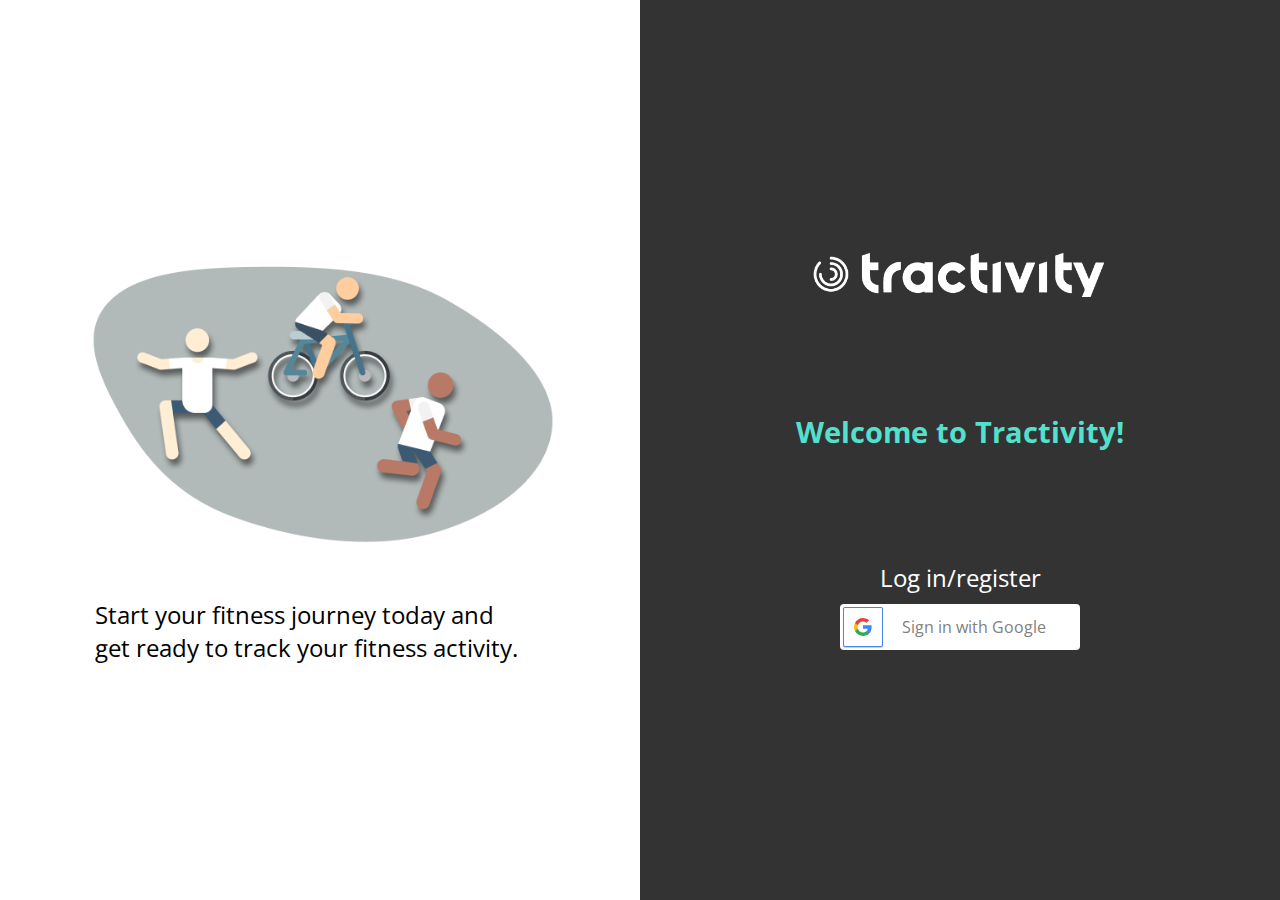
<file: public/splash.html>
<!DOCTYPE html>
<html lang="en">

<head>
	<meta charset="UTF-8">
	<meta name="viewport" content="width=device-width, initial-scale=1.0">
	<title>Splash page</title>

	<link rel="preconnect" href="https://fonts.gstatic.com">
	<link href="https://fonts.googleapis.com/css2?family=Open+Sans&display=swap" rel="stylesheet">
	<link href="https://fonts.googleapis.com/css2?family=Open+Sans:ital,wght@1,700;1,800&display=swap" rel="stylesheet">
	<link href="./reset.css" rel="stylesheet" type="text/css" />
	<link href="./css/splash.css" rel="stylesheet" type="text/css" />
</head>

<body>
	<main>
		<div class="tileContainer">
			<div class="tile whiteTile">
				<div class="imgContainer logoContainer">
					<img src="./images/header_image.png" alt="">
              <h1>Start your fitness journey today and <br> get ready to track your fitness activity.</h1>
              <!-- <h1>Start your fitness journey today and </h1>
              <h1>get ready to track your fitness activity.</h1> -->
              <!-- <p>Start your fitness hourney today and <br> 
              get ready to track your fitness activity.</p> -->
            </div>
            
        </div>
        <div class="tile blackTile">
            <div class="imgContainer welcomeContainer">
              <img src="./images/tractivity-logo-white.png" alt="">
            </div>
            <h1><strong> Welcome to Tractivity!</strong></h1>

            <label>Log in/register</label>
            <div class="login">
              <img src="./images/btn_google_dark_normal_ios.svg" alt="">
                <a href="auth/google" id = "login" >Sign in with Google</a>
            </div>
            </div>
            
        </div>
    </div>
    
  </main>

<!-- <a href="auth/google">
  <button>Start Login!</button>
</a> -->

  </main>
</body>
</html>


    <a href=""
</body>
</html>
</file>
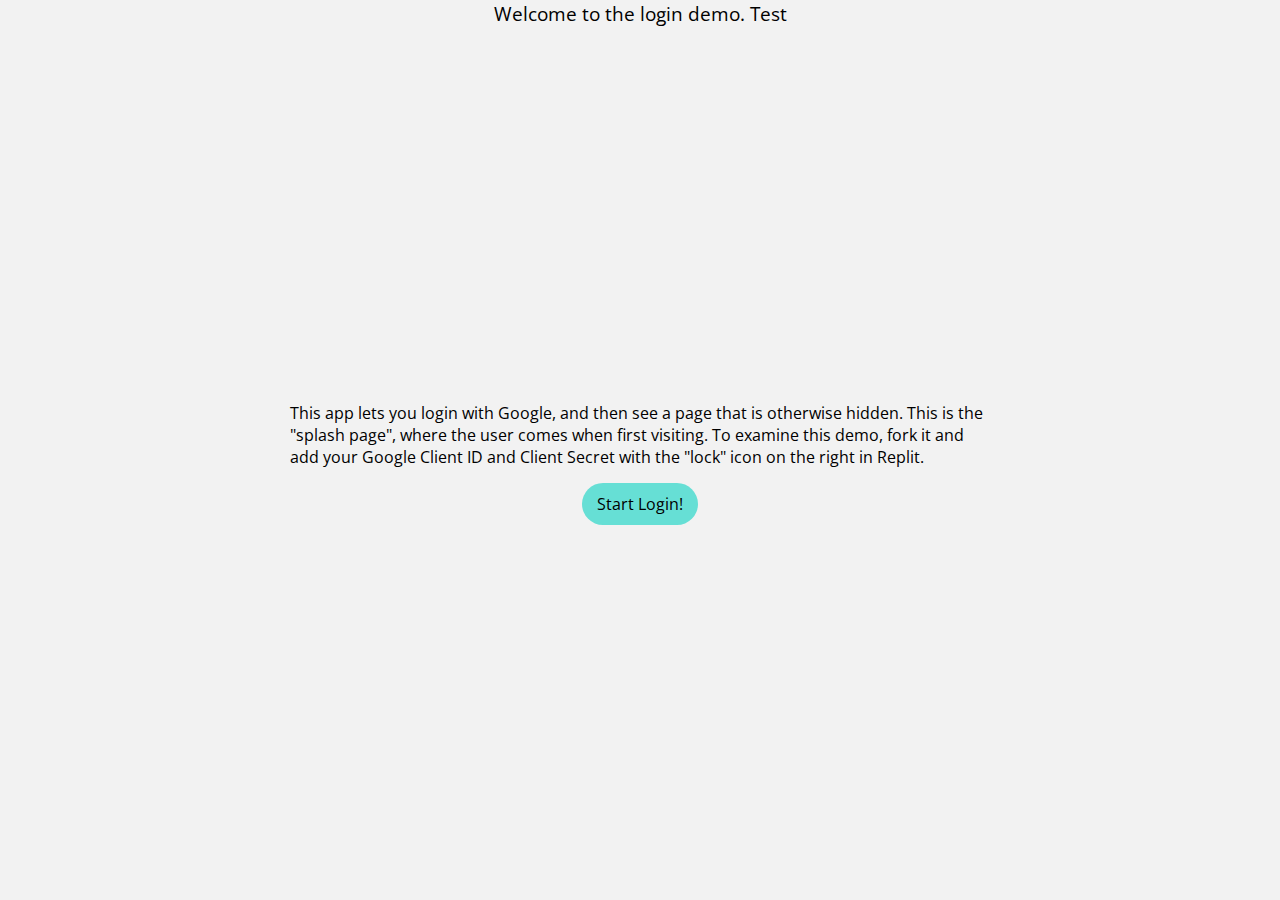
<file: public/splashDemo.html>
<!DOCTYPE html>
<html lang="en">
<head>
    <meta charset="UTF-8">
    <meta name="viewport" content="width=device-width, initial-scale=1.0">
    <title>Splash page</title>

    <link rel="preconnect" href="https://fonts.gstatic.com">
    <link href="https://fonts.googleapis.com/css2?family=Open+Sans&display=swap" rel="stylesheet">
    <link href="https://fonts.googleapis.com/css2?family=Open+Sans:ital,wght@1,700;1,800&display=swap" rel="stylesheet">
    <link href="./reset.css" rel="stylesheet" type="text/css" />
    <link href="./demo.css" rel="stylesheet" type="text/css" />
</head>
<body>
  <header>
    <h1>Welcome to the login demo. Test</h1>
  </header>
  <main>
    This app lets you login with Google, and then see a page that is otherwise hidden. This is the "splash page", where the user comes when first visiting. 
    To examine this demo, fork it and add your Google Client ID and Client Secret with the "lock" icon on the right in Replit.

<a href="auth/google">
  <button>Start Login!</button>
</a>

  </main>
</body>
</html>


    <a href=""
</body>
</html>
</file>
<file: public/css/splash.css>
html, body, main {
  height: 100%;
}

body {
  font-family: "Open Sans", sans-serif;
  background-color: #f2f2f2;
  min-width: 350px;
}

strong {
  font-weight: bold;
  color: #53e0cd;
}


/* Tile Container and Tile styling*/
.tileContainer {
    display: flex;
    flex-direction: row;
    height: 100%;
}

.tile {
    width: 50%;
    height: 100%;
    margin-left: auto;
    margin-right: auto;
    display: flex;
    flex-direction: column;
    align-items: center;
    justify-content: center;

}


.tile h1 {
  font-size: 1.8rem;
}

.blackTile > h1 {
  margin-top: 110px;
  margin-bottom: 110px;
}

.whiteTile {
    background-color: #fff;

}

.blackTile {
    background-color: #333333;
}


/* Image Styling and container Styling*/

.imgContainer > img {
  width: 100%;
}

.logoContainer {
  width: 500px;
}

.logoContainer> h1 {
  text-align: justify;
  font-size: 1.5rem;
  margin-top: 1.5rem;
  margin-left: auto;
  margin-right: auto;
  width: 450px;
}

.welcomeContainer {
  width: 300px;
}



label {
  color: #ffffff;
  font-size: 1.5rem;
  margin-bottom: 10px;
}

/* Styling for Google Sign In button */

.login {
  width: 240px;
  text-align: center;
  display: inline-flex;
  align-items: center;
  background-color: #ffffff;
  border-radius: 4px;
}

.login > img {
  margin-right: 16px;
}

.login > a {
  text-decoration: none;
  color: #808080;
}


/* Small desktop screen */
@media screen and (max-width: 1024px) {
  /* .imgContainer {
    width: 350px;
  } */

  .logoContainer {
    width: 325px;
  }

  .logoContainer > h1 {
    font-size: 1rem;
    width: 325px;
  }

  .blackTile > h1 {
    font-size: 1.5rem;
  }

  
  
  

}


/* Mobile/ Tablet styling */
@media screen and (max-width: 768px) {
  .tileContainer {
    flex-direction: column;
  }
  .tile {
    width: 100%;
  }
  .blackTile {
    height: 60%;
  }

   .blackTile > h1 {
    margin-top: 50px;
    margin-bottom: 50px;
    font-size: 1.2rem;
  }
  .whiteTile {
    height: 40%;
  }

  .welcomeContainer {
    width: 200px;
    margin-top: -80px;
  }

  .login {
    width: 200px;
  }

  .login > a {
    font-size: 1rem;
  }

  .login > img {
    margin-right: 5px;
  }

  label {
    font-size: 1.2rem;
  }

}

@media screen and (max-height: 850px) {
  .logoContainer {
    width: 250px;
  }



}
</file>
<file: public/demo.css>
body {
  font-family: "Open Sans", sans-serif;
  background-color: #f2f2f2;
  display: flex;
  flex-direction: column;
  align-items: center;
  min-height: 100vh;
}

header {
  font-size: larger;
  font-weight: 
  margin: 15px;
  display: flex;
  justify-content: center;
}

main {
  padding: 15px;
  display: flex;
  flex-direction: column;
  justify-content: center;
  align-items: center;
  flex-grow: 1;
  max-width: 700px;
}

button {
  margin-top: 15px;
  padding: 10px 15px;
  border-radius: 30px;
  background-color: rgb(102, 223, 213);
}
</file>
